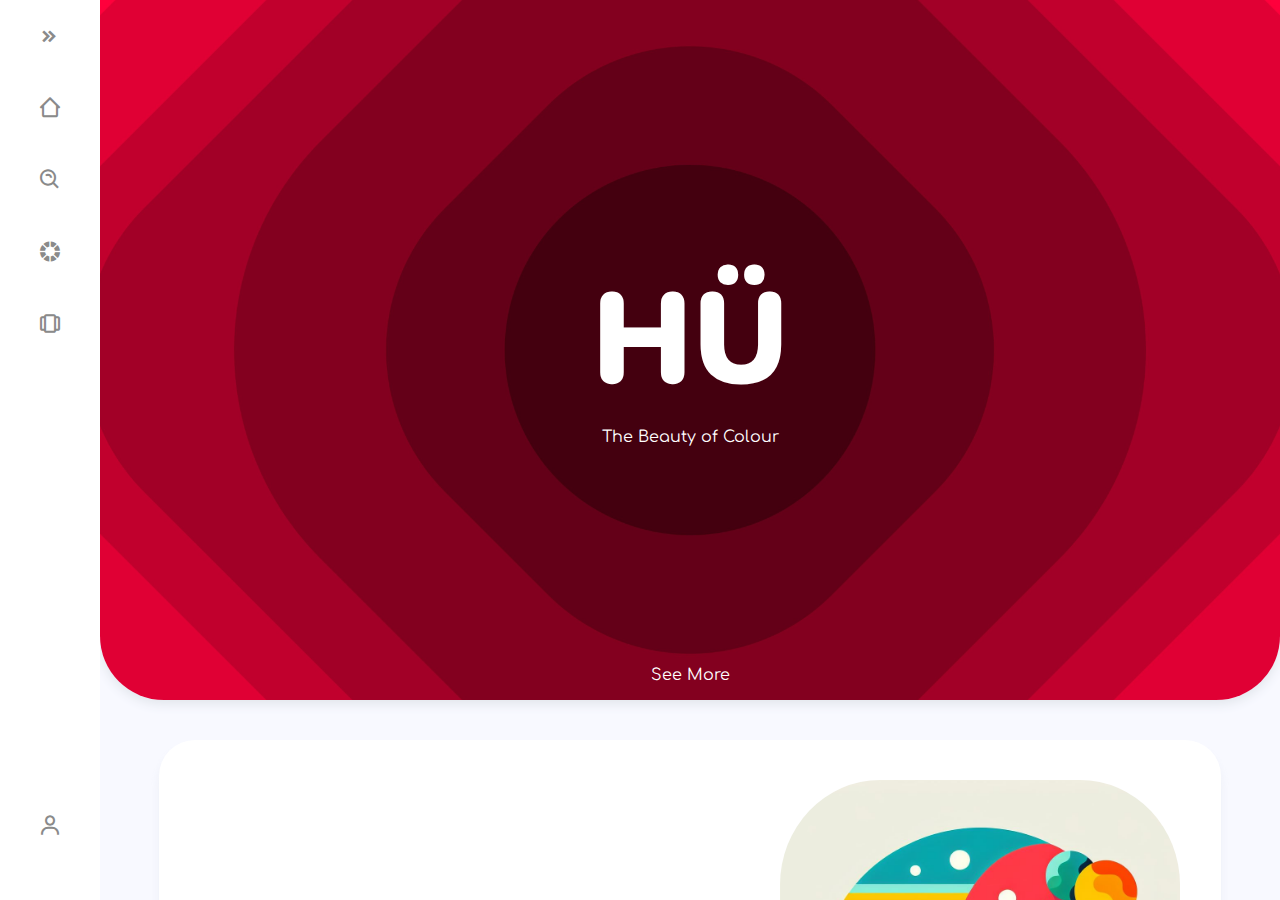
<file: index.html>
<!DOCTYPE html>
<html lang="en">
<head>
    <meta charset="UTF-8">
    <meta name="viewport" content="width=device-width, initial-scale=1.0">
    <link href='https://unpkg.com/boxicons@2.1.4/css/boxicons.min.css' rel='stylesheet'>
    <link rel="stylesheet" href="css-and-js/style.css">
    <title>HÜ - Find Your Palette</title>
</head>
<body id="home">
    <!-- Sidebar (Start) -->
    <div class="sidebar">
        <!-- Sidebar Width Toggler (Start) -->
        <div class="toggle">
            <i class='expand-icon bx bxs-chevrons-right' title="Expand Sidebar"></i>
            <i class='collapse-icon bx bxs-chevrons-left' title="Collapse Sidebar"></i>
        </div>
        <!-- Sidebar Width Toggler (End) -->
        
        <!-- Sidebar Menu (Start) -->
        <ul class="menu">
            <li>
                <a class="item" href="index.html">
                    <i class='bx bx-home-alt-2'></i>
                    <span class="name">Home</span>
                </a>
            </li>
            <li>
                <a class="item" href="explore.html">
                    <i class='bx bx-search-alt'></i>
                    <span class="name">Explore</span>
                </a>
            </li>
            <li>
                <a class="item" href="color-theory.html">
                    <i class='bx bxs-color' ></i>
                    <span class="name">Color Theory</span>
                </a>
            </li>
            <li>
                <a class="item" href="roadmap.html">
                    <i class='bx bx-carousel'></i>
                    <span class="name">Roadmap</span>
                </a>
            </li>
            
            
            <!-- Profile Logo (Start) -->
            <li>
                <a href="javascript:navigateProfile()" class="item profile">
                    <i class='bx bx-user' ></i>
                    <span class="name">Login / Register</span>
                </a>
            </li>
            <!-- Profile Logo (End) -->
        </ul>

        <!-- Sidebar Menu (End) -->
    </div>
    <!-- Sidebar (End) -->
    
    <!-- Main Page (Start) -->
    <div class="main-page">
        <section id="intro">
            <img src="images/backgrounds/main_bg.jpg" alt="Background">
            <div class="title-text">
                <h1>HÜ</h1>
                <p>The Beauty of Colour</p>
            </div>
            <a href="index.html#p1" title="See More">See More</a>
        </section>
        <section id="p1">
            <div class="text">
                <h2>A World of Color</h2>
                HÜ is a website built for color. Whether it's learning about it, finding or using them,
                We got you covered. Start your adventure now!
            </div>
            <div class="image">
                <img 
                src="images/home/world_of_color.jpg" 
                alt="World of Color"
                >
            </div>
        </section>
        <section id="p2">
            <div class="image">
                <img 
                src="images/home/explore_the_spectrum.jpg" 
                alt="The Spectrum"
                >
            </div>
            <div class="text">
                <h2>Explore the Spectrum</h2>
                With a variety of tools to help you find that color you may have never known you needed, You can play around until
                you get the colors that suit your needs.
            </div>
        </section>
        <section id="p3">
            <div class="text">
                <h2>Save Any Color</h2>
                Found any color(s) that you like but don't want to lose them back intro the
                spectrum? Well, You can create an account and save as many colors as you need to save, No limitations whatsoever.
            </div>
            <div class="image">
                <img 
                src="images/home/save_any_color.jpg" 
                alt="Save Any Color"
                >
            </div>
        </section>
        <br><br><br>
    </div>
    <!-- Main Page (End) -->
    
    <!-- JavaScript for File -->
    <script src="css-and-js/index.js"></script>
</body>
</html>
</file>
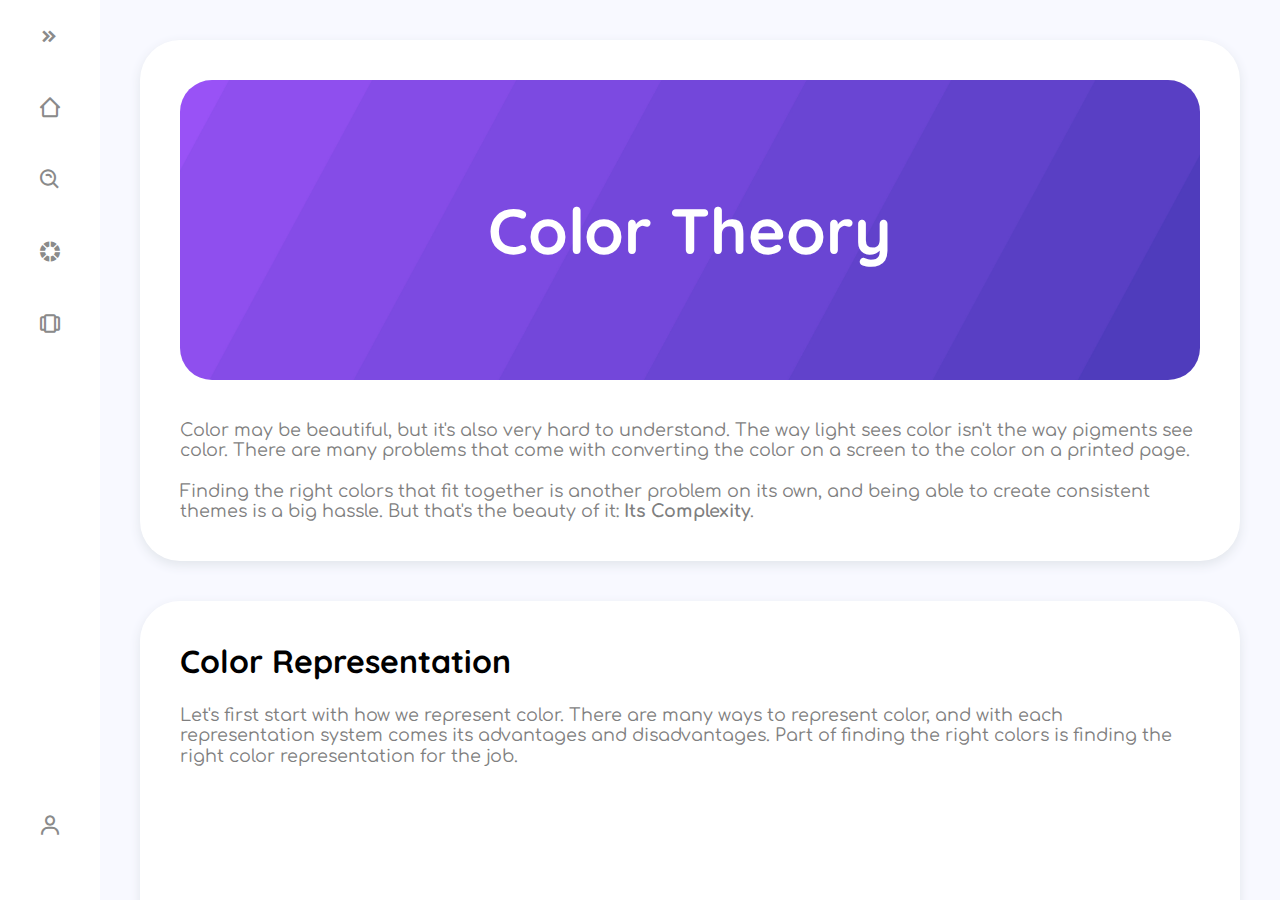
<file: color-theory.html>
<!DOCTYPE html>
<html lang="en">
<head>
    <meta charset="UTF-8">
    <meta name="viewport" content="width=device-width, initial-scale=1.0">
    <link href='https://unpkg.com/boxicons@2.1.4/css/boxicons.min.css' rel='stylesheet'>
    <link rel="stylesheet" href="css-and-js/style.css">
    <title>HÜ - Color Theory</title>
</head>
<body id="color-theory">
    <!-- Sidebar (Start) -->
    <div class="sidebar">
        <!-- Sidebar Width Toggler (Start) -->
        <div class="toggle">
            <i class='expand-icon bx bxs-chevrons-right' title="Expand Sidebar"></i>
            <i class='collapse-icon bx bxs-chevrons-left' title="Collapse Sidebar"></i>
        </div>
        <!-- Sidebar Width Toggler (End) -->
        
        <!-- Sidebar Menu (Start) -->
        <ul class="menu">
            <li>
                <a class="item" href="index.html">
                    <i class='bx bx-home-alt-2'></i>
                    <span class="name">Home</span>
                </a>
            </li>
            <li>
                <a class="item" href="explore.html">
                    <i class='bx bx-search-alt'></i>
                    <span class="name">Explore</span>
                </a>
            </li>
            <li>
                <a class="item" href="color-theory.html">
                    <i class='bx bxs-color' ></i>
                    <span class="name">Color Theory</span>
                </a>
            </li>
            <li>
                <a class="item" href="roadmap.html">
                    <i class='bx bx-carousel'></i>
                    <span class="name">Roadmap</span>
                </a>
            </li>
            
            <!-- Profile Logo (Start) -->
            <li>
                <a href="javascript:navigateProfile()" class="item profile">
                    <i class='bx bx-user' ></i>
                    <span class="name">Login / Register</span>
                </a>
            </li>
            <!-- Profile Logo (End) -->

        </ul>
        <!-- Sidebar Menu (End) -->
        

    </div>
    <!-- Sidebar (End) -->
    
    <!-- Main Page (Start) -->
    <div class="main-page">
        <div class="intro">
            <div class="title-card">
                <h2>Color Theory</h2>
                <div class="image">
                    <img src="images/backgrounds/colortheory_bg.jpg" alt="Main Background">
                </div>
            </div>
            <p>
                Color may be beautiful, but it's also very hard to understand. The way light sees color isn't the way pigments see color.
                There are many problems that come with converting the color on a screen to the color on a printed page. 
                <br><br>
                Finding the
                right colors that fit together is another problem on its own, and being able to create consistent themes is a big
                hassle. But that's the beauty of it: <b>Its Complexity</b>.
            </p>
        </div>
        
        <div class="rep">
            <div class="info">
                <div class="title-card">
                    <h3>Color Representation</h3>
                </div>
                <p>
                    Let's first start with how we represent color. There are many ways to represent color, and
                    with each representation system comes its advantages and disadvantages. Part of finding the
                    right colors is finding the right color representation for the job.
                </p>
            </div>
            
            <div class="col-slider-wrapper">
                <div class="col-slider">
                    <div class="card" id="ryb">RYB</div>
                    <div class="card" id="rgb">RGB</div>
                    <div class="card" id="hsl">HSL</div>
                    <div class="card" id="cmyk">CMYK</div>
                </div>
                <div class="col-slider-nav">
                    <a href="#ryb">RYB</a>
                    <a href="#rgb">RGB</a>
                    <a href="#hsl">HSL</a>
                    <a href="#cmyk">CMYK</a>
                </div>
            </div>
        </div>
        
        <div class="color-manip">
            <div class="title-card">
                <h3>Color Manipulation</h3>
            </div>
            <p>
                There are 3 main ways colors tend to interact with neutral colors. These
                mainpulation processes give rise to 3 sets for colors: <b>Shades</b>, <b>Tints</b>
                and <b>Tones</b>. Color sets using any of these 2 interactions are known as
                <b>Monochrome Colors</b>.
            </p>
            
            <div class="section-wrapper">
                <div class="shade section">
                    <img src="images/shade_example.jpg" alt="Shade Gradient">
                    <div class="info">
                        <h4>Shades</h4>
                        <p>
                            Shades are defined by sucessfully adding black to a color
                            Shades are very good at showing emphasis and tend to stand
                            out more.
                        </p>
                    </div>
                </div>
                <div class="tint section">
                    <img src="images/tint_example.jpg" alt="Tint Gradient">
                    <div class="info">
                        <h4>Tints</h4>
                        <p>
                            Tints are defined by sucessfully adding white to a color
                            Tints give an illusion of brightness, which is very useful in showing
                            shine.
                        </p>
                    </div>
                </div>
                <div class="tone section">
                    <img src="images/tone_example.jpg" alt="Tone Gradient">
                    <div class="info">
                        <h4>Tones</h4>
                        <p>
                            Shades are defined by sucessfully adding truely neutral gray
                            to a color. Tones gives a sense of atmosphere and realism.
                        </p>
                    </div>
                </div>
            </div>
        </div>
        
        <div class="color-sets">
            <div class="title-card">
                <h3>Color Sets</h3>
            </div>
            <p>
                The Color Wheel is a very interesting structure. It shows relationships between
                colors we don't even realize just by looking at them plainly. Color sets are
                the product of these relationship. The main ones are: <b>Complementaries</b>,
                <b>Analogous</b>, <b>Triads</b> and <b>Tetrads</b>
            </p>
            
            <div class="section-wrapper">
                <div class="complementary section">
                    <img 
                    src="images/color_sets/complementary.jpg" 
                    alt="Complementaries"
                    >
                    <div class="info">
                        <h4>Complementaries</h4>
                        <p>
                            Complementary Colors are colors exactly 180° from each other on the color wheel. 
                            Just as the name suggests, complementary colors are good at contrasting each other.
                        </p>
                    </div>
                </div>
            
                <div class="analogous section">
                    <img 
                    src="images/color_sets/analogous.jpg" 
                    alt="Analogous"
                    >
                    <div class="info">
                        <h4>Analogous</h4>
                        <p>
                            Analogous Colors are color close and equidistant from each other on the color wheel.
                            They make for a good palette that work well together in showing little color details.
                        </p>
                    </div>
                </div>
                <div class="triad section">
                    <img 
                    src="images/color_sets/triad.jpg" 
                    alt="Triads"
                    >
                    <div class="info">
                        <h4>Triads</h4>
                        <p>
                            Triad Colors are colors exactly 120° from each other on the Color Wheel. They make for
                            a nice triplet of colors that work well in completing each other.
                        </p>
                    </div>
                </div>
                <div class="tetrad section">
                    <img 
                    src="images/color_sets/tetrad.jpg" 
                    alt="Tetrads"
                    >
                    <div class="info">
                        <h4>Tetrads</h4>
                        <p>
                            If you want to take the idea of Triads 1 step further, try Tetrads. They are sets of colors
                            exactly 90° from each, and just like Triads, they 'complete' each other.
                        </p>
                    </div>
                </div>
            </div>
        </div>
    </div>
    <!-- Main Page (End) -->
    
    <!-- JavaScript for File -->
    <script src="css-and-js/index.js"></script>
</body>
</html>
</file>
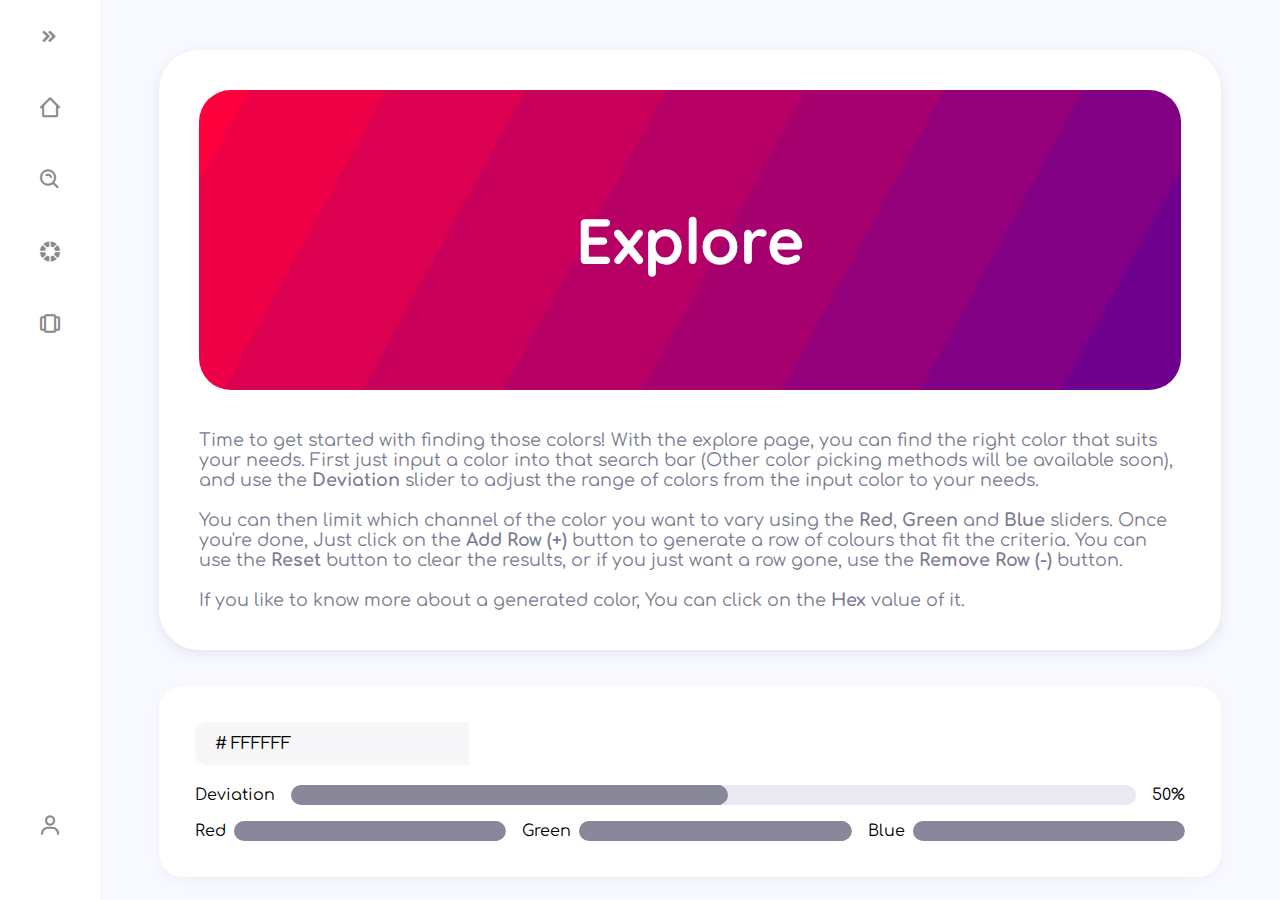
<file: explore.html>
<!DOCTYPE html>
<html lang="en">
<head>
    <meta charset="UTF-8">
    <meta name="viewport" content="width=device-width, initial-scale=1.0">
    <link href='https://unpkg.com/boxicons@2.1.4/css/boxicons.min.css' rel='stylesheet'>
    <link rel="stylesheet" href="css-and-js/style.css">
    <title>HÜ - Explore</title>
</head>
<body id="explore">
    <!-- Sidebar (Start) -->
    <div class="sidebar">
        <!-- Sidebar Width Toggler (Start) -->
        <div class="toggle">
            <i class='expand-icon bx bxs-chevrons-right' title="Expand Sidebar"></i>
            <i class='collapse-icon bx bxs-chevrons-left' title="Collapse Sidebar"></i>
        </div>
        <!-- Sidebar Width Toggler (End) -->
        
        <!-- Sidebar Menu (Start) -->
        <ul class="menu">
            <li>
                <a class="item" href="index.html">
                    <i class='bx bx-home-alt-2'></i>
                    <span class="name">Home</span>
                </a>
            </li>
            <li>
                <a class="item" href="explore.html">
                    <i class='bx bx-search-alt'></i>
                    <span class="name">Explore</span>
                </a>
            </li>
            <li>
                <a class="item" href="color-theory.html">
                    <i class='bx bxs-color' ></i>
                    <span class="name">Color Theory</span>
                </a>
            </li>
            <li>
                <a class="item" href="roadmap.html">
                    <i class='bx bx-carousel'></i>
                    <span class="name">Roadmap</span>
                </a>
            </li>
            
            
            <!-- Profile Logo (Start) -->
            <li>
                <a href="javascript:navigateProfile()" class="item profile">
                    <i class='bx bx-user' ></i>
                    <span class="name">Login / Register</span>
                </a>
            </li>
            <!-- Profile Logo (End) -->
        </ul>

        <!-- Sidebar Menu (End) -->
    </div>
    <!-- Sidebar (End) -->
    
    <!-- Main Page (Start) -->
    <div class="main-page">
        
        <div class="intro">
            <div class="title-card">
                <h2>Explore</h2>
                <div class="image">
                    <img src="images/backgrounds/explore_bg.jpg" alt="Main Background">
                </div>
            </div>
            <p>
                Time to get started with finding those colors! With the explore page, you can find the
                right color that suits your needs. First just input a color into that search bar (Other color
                picking methods will be available soon), and use the <b>Deviation</b> slider to adjust the
                range of colors from the input color to your needs.
                <br><br>
                You can then limit which channel of the color you want to vary using the <b>Red</b>, <b>Green</b> and
                <b>Blue</b> sliders. Once you're done, Just click on the <b>Add Row (+)</b> button to generate
                a row of colours that fit the criteria. You can use the <b>Reset</b> button to clear the results, or
                if you just want a row gone, use the <b>Remove Row (-)</b> button.
                <br><br>
                If you like to know more about a generated color, You can click on the <b>Hex</b> value of it.
            </p>
        </div>
        
        <!-- Color Picker for Adjusting Generation (Start) -->
        <div class="picker-option">
            <div id="select-color">
                <span>#</span>
                <form name="colorselector">
                    <input 
                    type="text" 
                    id="color-picker" 
                    name="colorpicker"
                    value="FFFFFF" 
                    placeholder="Color (Hex)"
                    onkeyup="changeColorOfBlock()"
                    >
                </form>
                <div class="color-display"></div>
            </div>
            
            <form name="sliders" id="slider-wrapper">
                <div>
                    <label for="deviation">Deviation</label>
                    <input
                    type="range"
                    name="deviation"
                    id="deviation"
                    min="1"
                    max="100"
                    >
                    <span class="deviate-val">50%</span>
                </div>

                <div class="colors">
                    <div>
                        <label for="red-variation">Red</label>
                        <input
                        type="range"
                        name="redVariation"
                        id="red-variation"
                        min="0"
                        max="100"
                        value="100"
                        >
                    </div>
                    
                    <div>
                        <label for="green-variation">Green</label>
                        <input
                        type="range"
                        name="greenVariation"
                        id="green-variation"
                        min="0"
                        max="100"
                        value="100"
                        >
                    </div>
                    
                    <div>
                        <label for="blue-variation">Blue</label>
                        <input
                        type="range"
                        name="blueVariation"
                        id="blue-variation"
                        min="0"
                        max="100"
                        value="100"
                        >
                    </div>
                </div>
            </form>
        </div>
        <!-- Color Picker for Adjusting Generation (End) -->
        
        <!-- <div class="picker-option"></div> -->
        
        <div class="result-wrapper">
            <div class="button-wrapper">
                <div class="add">
                    <i class='bx bx-plus' ></i>
                    <span class="text">Add Row</span>
                </div>
                <div class="reset">
                    <i class='bx bx-reset'></i>
                    <span class="text">Reset</span>
                </div>
                <div class="remove">
                    <i class='bx bx-minus' ></i>
                    <span class="text">Remove Row</span>
                </div>
            </div>
            
            <div class="border">
                <div class="results"></div>
            </div>
        </div>
    </div>
    <!-- Main Page (End) -->
    
    <br><br>
    
    <!-- JavaScript for File -->
    <script src="css-and-js/index.js"></script>
</body>
</html>
</file>
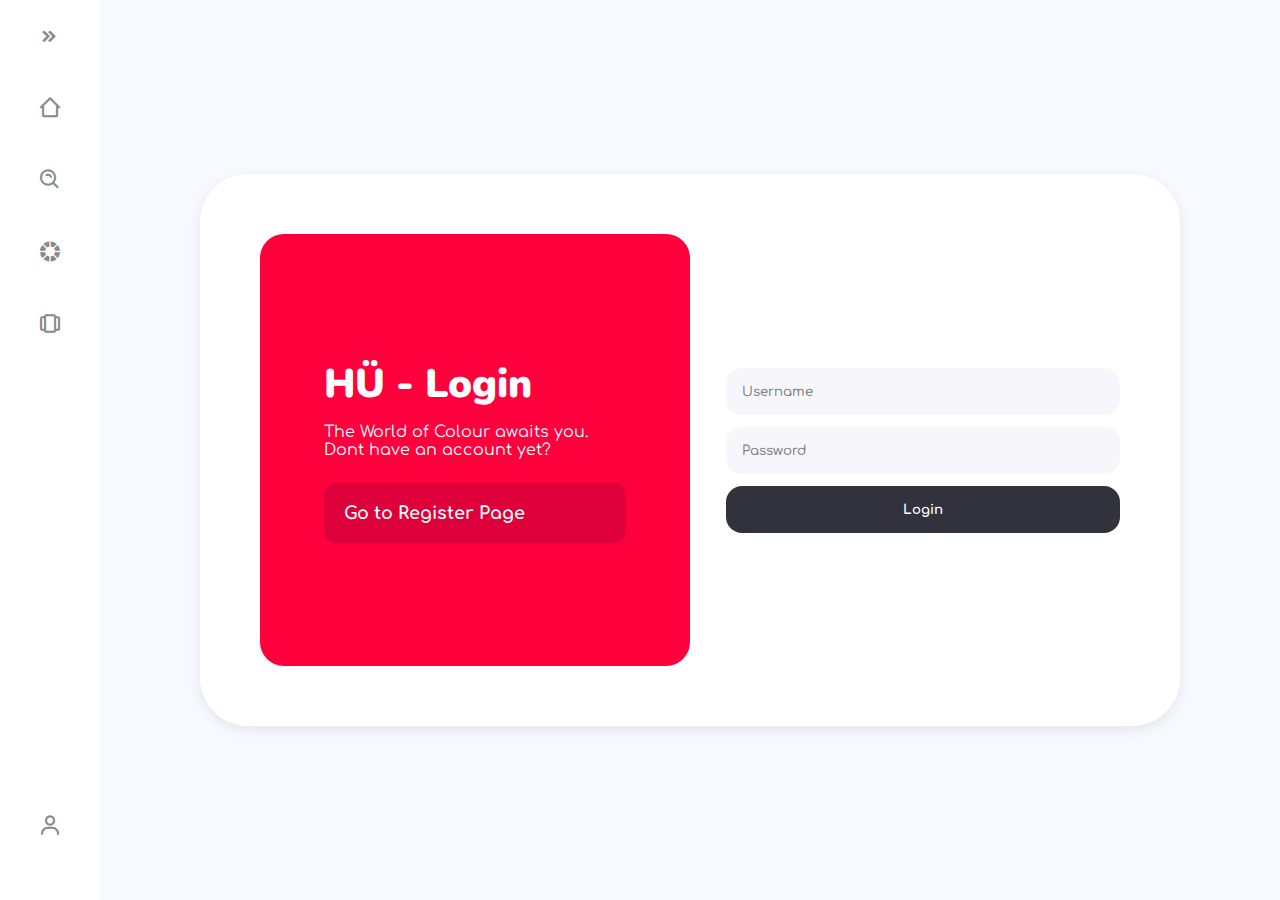
<file: login-register.html>
<!DOCTYPE html>
<html lang="en">
<head>
    <meta charset="UTF-8">
    <meta name="viewport" content="width=device-width, initial-scale=1.0">
    <link href='https://unpkg.com/boxicons@2.1.4/css/boxicons.min.css' rel='stylesheet'>
    <link rel="stylesheet" href="css-and-js/style.css">
    <title>HÜ - Login / Register</title>
</head>
<body id="log-reg">
    <!-- Sidebar (Start) -->
    <div class="sidebar">
        <!-- Sidebar Width Toggler (Start) -->
        <div class="toggle">
            <i class='expand-icon bx bxs-chevrons-right' title="Expand Sidebar"></i>
            <i class='collapse-icon bx bxs-chevrons-left' title="Collapse Sidebar"></i>
        </div>
        <!-- Sidebar Width Toggler (End) -->
        
        <!-- Sidebar Menu (Start) -->
        <ul class="menu">
            <li>
                <a class="item" href="index.html">
                    <i class='bx bx-home-alt-2'></i>
                    <span class="name">Home</span>
                </a>
            </li>
            <li>
                <a class="item" href="explore.html">
                    <i class='bx bx-search-alt'></i>
                    <span class="name">Explore</span>
                </a>
            </li>
            <li>
                <a class="item" href="color-theory.html">
                    <i class='bx bxs-color' ></i>
                    <span class="name">Color Theory</span>
                </a>
            </li>
            <li>
                <a class="item" href="roadmap.html">
                    <i class='bx bx-carousel'></i>
                    <span class="name">Roadmap</span>
                </a>
            </li>
            
            
            <!-- Profile Logo (Start) -->
            <li>
                <a href="javascript:navigateProfile()" class="item profile">
                    <i class='bx bx-user' ></i>
                    <span class="name">Login / Register</span>
                </a>
            </li>
            <!-- Profile Logo (End) -->
        </ul>

        <!-- Sidebar Menu (End) -->
    </div>
    <!-- Sidebar (End) -->
    
    <!-- Main Page (Start) -->
    <div class="main-page">
        <div class="card-wrapper">
            <div class="card" id="login-card">
                <div class="aesthetic-card">
                    <h2>HÜ - Login</h2>
                    <p>The World of Colour awaits you. <br>Dont have an account yet?</p>
                    <a href="#register-card">Go to Register Page</a>
                </div>
            
                <form name="loginForm">
                    <input id="log-username" name="logUsername" type="text" placeholder="Username">
                    <input id="log-pass" name="logPass" type="password" placeholder="Password">
                    <input type="button" value="Login" onclick="loginUser()">
                </form>
            </div>
            <div class="card" id="register-card">
                <div class="aesthetic-card">
                    <h2>HÜ - Register</h2>
                    <p>It's about time you take your first leap into the Spectrum. <br>Already have an account?</p>
                    <a href="#login-card">Got to Login Page</a>
                </div>
            
                <form name="registerForm">
                    <input id="reg-username" name="regUsername" type="text" placeholder="Username">
            
                    <input id="reg-pass" name="regPass" type="password" placeholder="Password">
                    <input id="reg-conf-pass" name="regConfirmPass" type="password" placeholder="Confirm Password">
                    <input type="button" value="Register" onclick="registerUser()">
                </form>
            </div>
        </div>
    </div>
    <!-- Main Page (End) -->
    
    <!-- JavaScript for File -->
    <script src="css-and-js/index.js"></script>
</body>
</html>
</file>
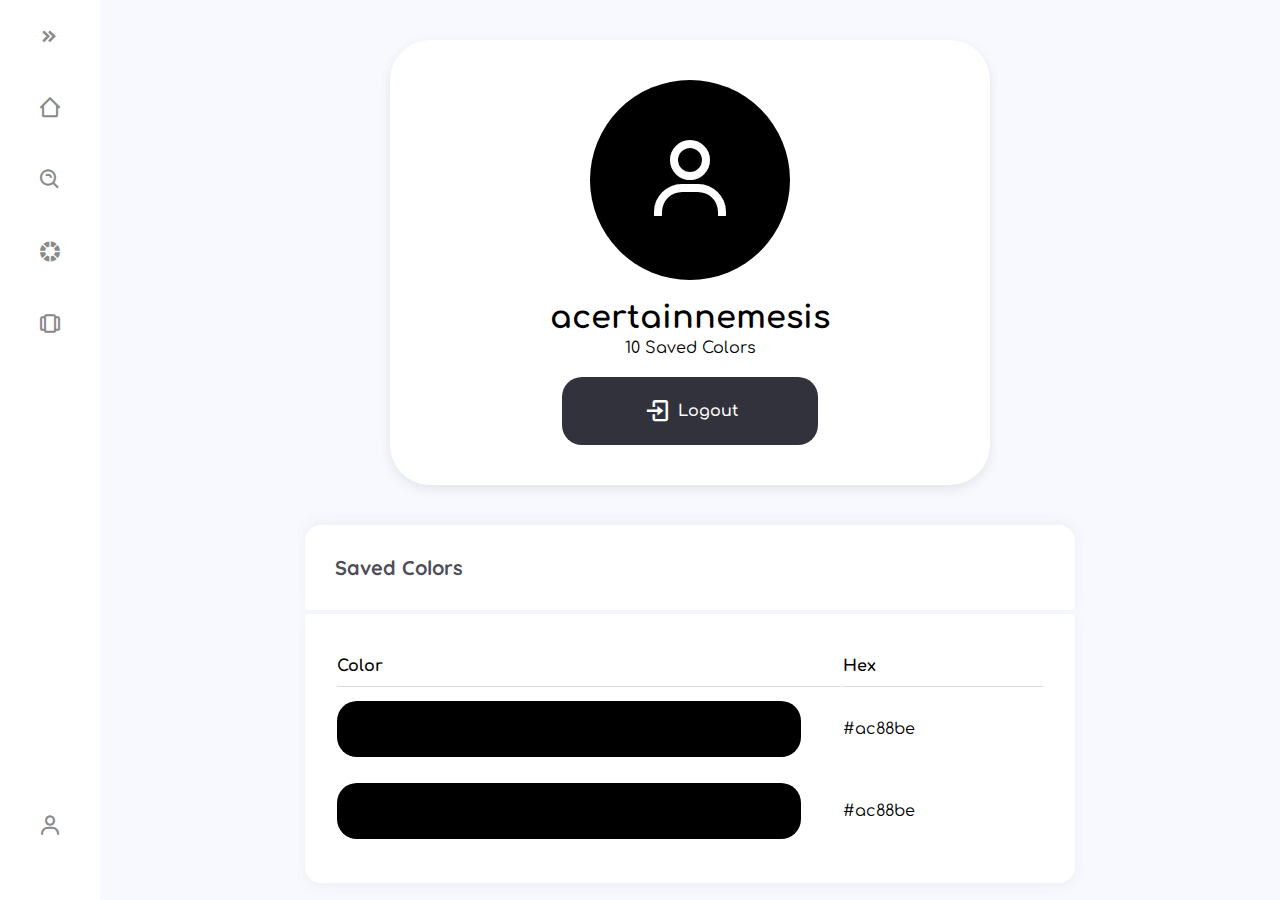
<file: profile.html>
<!DOCTYPE html>
<html lang="en">
<head>
    <meta charset="UTF-8">
    <meta name="viewport" content="width=device-width, initial-scale=1.0">
    <link href='https://unpkg.com/boxicons@2.1.4/css/boxicons.min.css' rel='stylesheet'>
    <link rel="stylesheet" href="css-and-js/style.css">
    <title>HÜ - Profile ()</title>
</head>
<body id="profile">
    <!-- Sidebar (Start) -->
    <div class="sidebar">
        <!-- Sidebar Width Toggler (Start) -->
        <div class="toggle">
            <i class='expand-icon bx bxs-chevrons-right' title="Expand Sidebar"></i>
            <i class='collapse-icon bx bxs-chevrons-left' title="Collapse Sidebar"></i>
        </div>
        <!-- Sidebar Width Toggler (End) -->
        
        <!-- Sidebar Menu (Start) -->
        <ul class="menu">
            <li>
                <a class="item" href="index.html">
                    <i class='bx bx-home-alt-2'></i>
                    <span class="name">Home</span>
                </a>
            </li>
            <li>
                <a class="item" href="explore.html">
                    <i class='bx bx-search-alt'></i>
                    <span class="name">Explore</span>
                </a>
            </li>
            <li>
                <a class="item" href="color-theory.html">
                    <i class='bx bxs-color' ></i>
                    <span class="name">Color Theory</span>
                </a>
            </li>
            <li>
                <a class="item" href="roadmap.html">
                    <i class='bx bx-carousel'></i>
                    <span class="name">Roadmap</span>
                </a>
            </li>
            
            
            <!-- Profile Logo (Start) -->
            <li>
                <a href="javascript:navigateProfile()" class="item profile">
                    <i class='bx bx-user' ></i>
                    <span class="name">Login / Register</span>
                </a>
            </li>
            <!-- Profile Logo (End) -->
        </ul>

        <!-- Sidebar Menu (End) -->
    </div>
    <!-- Sidebar (End) -->
    
    <!-- Main Page (Start) -->
    <div class="main-page">
        <div class="profile-card">
            <div class="pfp">
                <i class='bx bx-user' ></i>
            </div>
            
            <div class="info">
                <h2><span class="name">acertainnemesis</span></h2>
                <span class="color-count">10 Saved Colors</span>
            </div>
            
            <a href="javascript:logoutUser()">
                <i class='bx bx-log-in' ></i> Logout
            </a>
        </div>
        
        <!-- Saved Colors Table (Start) -->
        <div class="color-header">
            <h3>Saved Colors</h3>
        </div>
        
        <table class="saved-colors">
            <tr>
                <th>Color</th>
                <th>Hex</th>
            </tr>
            <tr>
                <td>
                    <div class="color-block"></div>
                </td>
                <td>#ac88be</td>
            </tr>
            <tr>
                <td>
                    <div class="color-block"></div>
                </td>
                <td>#ac88be</td>
            </tr>
        </table>
        <!-- Saved Colors Table (End) -->
    </div>
    <!-- Main Page (End) -->
    
    
    <!-- JavaScript for File -->
    <script src="css-and-js/index.js"></script>
</body>
</html>
</file>
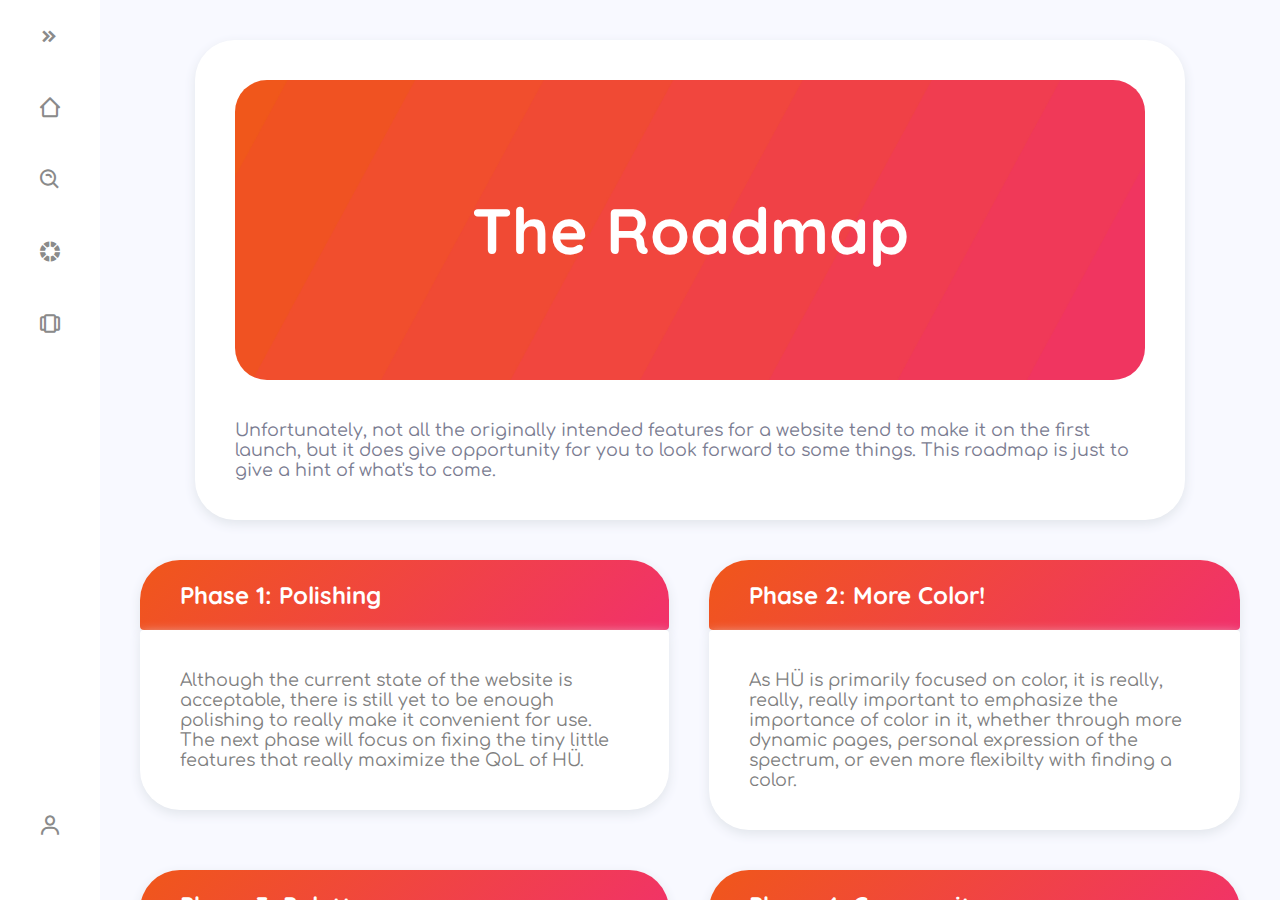
<file: roadmap.html>
<!DOCTYPE html>
<html lang="en">
<head>
    <meta charset="UTF-8">
    <meta name="viewport" content="width=device-width, initial-scale=1.0">
    <link href='https://unpkg.com/boxicons@2.1.4/css/boxicons.min.css' rel='stylesheet'>
    <link rel="stylesheet" href="css-and-js/style.css">
    <title>HÜ - Roadmap</title>
</head>
<body id="roadmap">
    <!-- Sidebar (Start) -->
    <div class="sidebar">
        <!-- Sidebar Width Toggler (Start) -->
        <div class="toggle">
            <i class='expand-icon bx bxs-chevrons-right' title="Expand Sidebar"></i>
            <i class='collapse-icon bx bxs-chevrons-left' title="Collapse Sidebar"></i>
        </div>
        <!-- Sidebar Width Toggler (End) -->
        
        <!-- Sidebar Menu (Start) -->
        <ul class="menu">
            <li>
                <a class="item" href="index.html">
                    <i class='bx bx-home-alt-2'></i>
                    <span class="name">Home</span>
                </a>
            </li>
            <li>
                <a class="item" href="explore.html">
                    <i class='bx bx-search-alt'></i>
                    <span class="name">Explore</span>
                </a>
            </li>
            <li>
                <a class="item" href="color-theory.html">
                    <i class='bx bxs-color' ></i>
                    <span class="name">Color Theory</span>
                </a>
            </li>
            <li>
                <a class="item" href="roadmap.html">
                    <i class='bx bx-carousel'></i>
                    <span class="name">Roadmap</span>
                </a>
            </li>
            
            
            <!-- Profile Logo (Start) -->
            <li>
                <a href="javascript:navigateProfile()" class="item profile">
                    <i class='bx bx-user' ></i>
                    <span class="name">Login / Register</span>
                </a>
            </li>
            <!-- Profile Logo (End) -->
        </ul>

        <!-- Sidebar Menu (End) -->
    </div>
    <!-- Sidebar (End) -->
    
    
    <!-- Main Page (Start) -->
    <div class="main-page">
        
        <div class="intro">
            <div class="title-card">
                <h2>The Roadmap</h2>
                <div class="image">
                    <img src="images/backgrounds/roadmap_bg.jpg" alt="Main Background">
                </div>
            </div>
            <p>
                Unfortunately, not all the originally intended features for a website
                tend to make it on the first launch, but it does give opportunity for
                you to look forward to some things. This roadmap is just to give a hint
                of what's to come.
            </p>
        </div>
        
        
        <div class="phase-wrapper">
            <div class="phase">
                <div class="header">
                    <h4>Phase 1: Polishing</h4>
                </div>
                <div class="info">
                    Although the current state of the website is acceptable, there is still
                    yet to be enough polishing to really make it convenient for use. The next
                    phase will focus on fixing the tiny little features that really maximize
                    the QoL of HÜ.
                </div>
            </div>
            
            <div class="phase">
                <div class="header">
                    <h4>Phase 2: More Color!</h4>
                </div>
                <div class="info">
                    As HÜ is primarily focused on color, it is really, really, really important
                    to emphasize the importance of color in it, whether through more dynamic pages,
                    personal expression of the spectrum, or even more flexibilty with finding a
                    color.
                </div>
            </div>
            
            <div class="phase">
                <div class="header">
                    <h4>Phase 3: Palettes</h4>
                </div>
                <div class="info">
                    One color is already hard to find, but searching for 10 colors that work together
                    is even harder. HÜ was originally to debut with the feature of Palettes, but unfortunately,
                    that would have to be a goal of tomorrow.
                </div>
            </div>
            
            <div class="phase">
                <div class="header">
                    <h4>Phase 4: Community</h4>
                </div>
                <div class="info">
                    Well, what's a platform without a community as a foundation? HÜ won't just be a site
                    for finding a color, it will be one for sharing them too, and it's going to start with
                    Ü. We plan to add the ability to find add and share your colors / palettes with friends.
                </div>
            </div>
        </div>
        
    </div>
    <!-- Main Page (End) -->
    
    
    <!-- JavaScript for File -->
    <script src="css-and-js/index.js"></script>
</body>
</html>
</file>
<file: css-and-js/style.css>
@import url('https://fonts.googleapis.com/css2?family=Comfortaa:wght@300;400;500;600;700&family=Nunito:ital,wght@0,200;0,300;0,400;0,500;0,600;0,700;0,800;0,900;1,200;1,300;1,400;1,500;1,600;1,700;1,800;1,900&family=Quicksand:wght@300;400;500;600;700&display=swap');

:root {
    --background-color: #f8f9ff;
    
    --sidebar-color: #ffffff;
    --on-sidebar-color: #8a8a8a;
    --sidebar-hover-color: #ff003c;
    
    
    --sidebar-width-closed: 100px;
    --sidebar-width-opened: 300px;
    --sidebar-width-transition: width 500ms ease-out;
    --sidebar-hover-transition: background-color 250ms ease, color 250ms ease;
}

* {
    margin: 0;
    padding: 0;
    font-family: 'Comfortaa', sans-serif;
}

body {
    height: 100vh;
    display: flex;
    background-color: var(--background-color);
}

h1 {
    font-family: 'Nunito', sans-serif;
    font-size: 8rem;
    font-weight: 900;
}

h4 {
    font-family: 'Nunito', sans-serif;
    font-size: 2rem;
    font-weight: 900;
}

/* SIDEBAR (Start) */
.sidebar {
    --sidebar-width: var(--sidebar-width-closed);
    
    flex-grow: 0;
    flex-shrink: 0;
    position: relative;
    
    width: var(--sidebar-width);
    height: 100%;
    
    background-color: #fff;
    transition: var(--sidebar-width-transition);
    
    display: flex;
    flex-direction: column;
}

.sidebar.opened {
    --sidebar-width: var(--sidebar-width-opened);
}

/* SIDEBAR TOGGLE BUTTON (Start) */
.sidebar .toggle {
    width: 48px;
    aspect-ratio: 1;
    margin: 12px 27px;
    border-radius: 12px;
    align-self: end;
    
    font-size: 20px;
    color: var(--on-sidebar-color);
    
    display: flex;
    align-items: center;
    justify-content: center;
}

.sidebar.opened .toggle .expand-icon,
.sidebar .toggle .collapse-icon {
    display: none;
}

.sidebar .toggle .expand-icon,
.sidebar.opened .toggle .collapse-icon {
    display: inline;
}

.sidebar .toggle:hover {
    color: white;
    background-color: #d8d8d8;
}
/* SIDEBAR TOGGLE BUTTON (End) */

.sidebar .menu {
    width: calc(100% - 24px);
    margin: 0 auto;
    list-style-type: none;
    
    height: calc(100% - 100px);
    position: relative;
}

.sidebar .menu .item {
    display: flex;
    align-items: center;
    column-gap: 16px;
    width: 100%;
    
    text-decoration: none;
    color: var(--on-sidebar-color);
    font-size: 24px;
    font-weight: 600;

    padding: 24px 0;
    border-radius: 12px;
}

.sidebar .menu .item:hover {
    background-color: var(--sidebar-hover-color);
    color: white
}

.sidebar .menu .item i {
    margin-left: 26px;
}

.sidebar .menu .item .name {
    font-size: 16px;
    display: inline-block;
    
    width: 100%;
    transition: var(--sidebar-width-transition);
    overflow-x: hidden;
    white-space: nowrap;
}

.sidebar:not(.opened) .menu .item .name {
    width: 0;
}

.sidebar .menu .profile {
    position: absolute;
    bottom: 10px;
}

.sidebar .menu .profile:hover {
    background-color: #32323c;
    color: white
}

/* SIDEBAR (End) */

/* ------------ HOME (START) -------------------------------------------------------------------------------------------------------------------------------------- */

/* MAIN PAGE (Start) */
#home .main-page {
    flex: 1 1 auto;
    height: 100%;
    
    overflow-y: scroll;
    scroll-behavior: smooth;
    scroll-snap-type: y mandatory;
    
    display: flex;
    flex-direction: column;
    align-items: center;
    gap: 40px 0;
}

#home .main-page #intro {
    flex: 1 0 700px;
    width: 100%;
    
    display: inline-block;
    position: relative;
    
    color: white;
    scroll-snap-align: start;
    
    overflow: hidden;
    border-radius: 0 0 64px 64px;
    box-shadow: 0 4px 12px #e1e5eb;
}

#home .main-page #intro img {
    width: 1850px;
    height: 700px;
    min-width: 1000px;
    
    object-fit: cover;
    object-position: 50%;
    position: absolute;
    top: 50%;
    left: 50%;
    transform: translate(-50%, -50%);
    
    transition: filter ease-in-out 500ms;
}

#home .main-page #intro .title-text {
    position: absolute;
    top: 50%;
    left: 50%;
    transform: translate(-50%, -50%);
    
    display: flex;
    flex-direction: column;
    align-items: center;
    row-gap: -10px;
    
    transform-origin: 50% 50%;
}

#home .main-page #intro .title-text h1 {
    transition: all ease-in-out 500ms;
}

#home .main-page #intro:hover .title-text h1 {
    transform: scale(110%);
}


#home .main-page #intro a {
    position: absolute;
    left: 50%;
    bottom: 16px;
    transform: translateX(-50%);
    text-decoration: none;
    color: white;
}

#home .main-page #intro a:hover {
    text-decoration: underline;
}

#home .main-page #p1,
#home .main-page #p2,
#home .main-page #p3 {
    scroll-snap-align: center;
    box-sizing: border-box;
    flex: 1 0 500px;
    width: 90%;
    max-width: 1200px;
    
    border-radius: 36px;
    transition: all ease 300ms;
    
    display: grid;
    padding: 40px 40px;
    gap: 0 20px;
    align-items: center;
    box-shadow: 0 8px 8px #e1e5eb77;
    grid-template-columns: 55% 45%;
}

#home .main-page #p2 {
    grid-template-columns: 45% 55%;
}

.text {
    color: #9194ab;
    margin: 0 20px;
    box-sizing: border-box;
}

.text h2 {
    color: #9b9dae;
    font-family: 'Quicksand', sans-serif;
    font-weight: 800;
    font-size: 2rem;
    margin-bottom: 8px;
}

#home .main-page #p1:hover,
#home .main-page #p2:hover,
#home .main-page #p3:hover {
    box-shadow: 0 4px 12px #e1e5eb;
}

#home .main-page #p1 {
    background-color: #fff;
}
#home .main-page #p2 {
    background-color: #fff;
}
#home .main-page #p3 {
    background-color: #fff;
}

#home .main-page #footer {
    width: 100%;
    min-height: 500px;
    background-color: black;
    scroll-snap-align: end;
}

#home .main-page section .image {
    overflow: hidden;
    height: 100%;
    margin: auto;
    border-radius: 25%;
}

#home .main-page section:not(#intro) img {
    width: 100%;
    max-width: 400px;
    height: 100%;
    object-fit: cover;
    object-position: 50%;
}

/* MAIN PAGE (End) */

/* ------------ HOME (END) -------------------------------------------------------------------------------------------------------------------------------------- */



/* ------------ EXPLORE (START) -------------------------------------------------------------------------------------------------------------------------------------- */
#explore .main-page {
    flex: 1 1 auto;
    
    display: flex;
    row-gap: 36px;
    flex-direction: column;
    align-items: center;
    
    padding: 50px 0;
    overflow-y: scroll;
}

#explore .main-page .intro {
    width: 90%;
    flex: 0 1;
    max-width: 1200px;
    
    background-color: white;
    padding: 40px;
    border-radius: 40px;
    box-shadow: 0 4px 12px #e1e5eb;
    
    display: flex;
    flex-direction: column;
    row-gap: 40px;
    box-sizing: border-box;
}

#explore p {
    color: #7a7c91;
    font-size: 1.1rem;
}

#color-theory h4 {
    font-family: 'Quicksand', sans-serif;
    font-weight: 800;
    font-size: 1.5rem;
}


#explore .main-page .intro .title-card {
    color: white;
    border-radius: 32px;
    position: relative;
    overflow: hidden;
    height: 300px;
    width: 100%;
}

#explore .main-page .intro .title-card img {
    width: 100%;
    object-fit: cover;
    position: absolute;
    top: 50%;
    left: 50%;
    transform: translate(-50%, -50%);
}


#explore .main-page .intro .title-card h2 {
    position: absolute;
    top: 50%;
    left: 50%;
    transform: translate(-50%, -50%);
    z-index: 3;
    
    font-family: 'Quicksand', sans-serif;
    font-weight: 800;
    font-size: 4rem;
}

#explore .main-page .picker-option {
    width: 90%;
    max-width: 1200px;
    flex: 0 1 0px;
    box-sizing: border-box;
    padding: 36px;
    
    background-color: white;
    box-shadow: 0 4px 8px #e1e5eb55;
    border-radius: 24px;
    
    display: flex;
    flex-direction: column;
    row-gap: 20px;
}

#explore .main-page #select-color {
    display: flex;
    width: 100%;
}

#explore .main-page #select-color span {
    padding: 12px 0 12px 20px;
    background-color: #f7f7f9;
    vertical-align: middle;
    border-radius: 12px 0 0 12px;
    
    font-weight: 400;
    font-size: 1.05rem;
    text-align: end;
}

#explore .main-page #select-color .color-display {
    flex: 2 4 70%;
    border-radius: 0 12px 12px 0;
    background-color: #fff;
}

#explore .main-page #select-color input[type=text] {
    flex: 3 3 auto;
    padding: 12px 4px;
    font-size: 1.05rem;
    background-color: #f7f7f9;

    border: none;
}
#explore .main-page #select-color input[type=text]::placeholder {
    letter-spacing: 0;
    color: #b7b7b7;
}

#explore .main-page #select-color input[type=text]:focus {
    outline: none;
}



#explore input[type=range]::-webkit-slider-thumb {
    appearance: none;
    height: 20px;
    aspect-ratio: 1;
    
    box-shadow: -607px 0 0 600px #88889a;
    border-width: 10px;
    border-style: solid;
    border-color: #88889a;
    background-color: white;
    border-radius: 50%;
    
    transition: all ease 250ms;
}

#explore input[type=range]:hover::-webkit-slider-thumb { 
    box-shadow: -607px 0 0 600px #32323c;
    border-color: #32323c;
    border-width: 3px;
}

#explore input[type=range]#red-variation:hover::-webkit-slider-thumb {
    box-shadow: -407px 0 0 400px #ff2500;
    border-color: #ff2500;
}

#explore input[type=range]#green-variation:hover::-webkit-slider-thumb {
    box-shadow: -407px 0 0 400px #6aff2f; /* 6aff2f */
    border-color: #6aff2f;   
}

#explore input[type=range]#blue-variation:hover::-webkit-slider-thumb {
    box-shadow: -407px 0 0 400px #1155ff; /* 6aff2f */
    border-color: #3b75ff;
    
}

#explore input[type=range] {
    appearance: none;
    height: 20px;
    background: #e9e9f1;
    border-radius: 10px;
    
    overflow: hidden;
}




#explore .colors {
    margin-top: 16px;
    
    display: flex;
    justify-content: space-between;
    column-gap: 32px;
}

#explore .colors div {
    flex: 1 0 auto;
    
    display: flex;
    grid-template-columns: auto auto;
    place-items: center;
    column-gap: 8px;
}

#explore #red-variation,
#explore #green-variation,
#explore #blue-variation {
    flex: 1 0 auto;
}




#explore .main-page #slider-wrapper > div {
    display: flex;
    align-items: center;
    column-gap: 16px;
}

#explore .main-page #slider-wrapper > div #deviation {
    flex: 1 0 auto;
}

#explore .main-page .result-wrapper {
    flex: 1 1 auto;
    width: 90%;
    max-width: 1200px;
    
    display: flex;
    flex-direction: column;
    align-items: center;
    row-gap: 4px;
}

#explore .main-page .result-wrapper .button-wrapper {
    flex: 1 0 inherit;
    width: 100%;
    box-sizing: border-box;
    
    display: flex;
    column-gap: 4px;
}


#explore .main-page .result-wrapper .button-wrapper > div {
    flex: 1 0 33%;
    height: 64px;
    background-color: white;
    box-sizing: content-box;
    
    color: #a6b2ce;
    box-shadow: 0 4px 8px #e1e5eb77;
    
    font-size: 28px;
    text-align: center;
    display: grid;
    place-content: center;
    
    display: flex;
    align-items: center;
    justify-content: center;
    column-gap: 8px;
    
    -webkit-user-select: none;
    user-select: none;
}

#explore .main-page .result-wrapper .button-wrapper > div:first-child {
    border-radius: 12px 0 0 12px;
}

#explore .main-page .result-wrapper .button-wrapper > div:last-child {
    border-radius: 0 12px 12px 0;
}

#explore .main-page .result-wrapper .button-wrapper .text {
    font-size: 18px;
    
    display: none;
    white-space: nowrap;
    overflow-x: hidden;
    text-align: start;
}

#explore .main-page .result-wrapper .button-wrapper div:hover {
    background-color: #32323c;
    color: white;
}

#explore .main-page .result-wrapper .button-wrapper div:hover .text {
    display: inline-block;
    color: white;
}




#explore .main-page .border {
    flex: 0 0 0px;
    padding: 36px;
    box-sizing: border-box;
    
    width: 100%;
    max-width: 1200px;
    background-color: white;
    box-shadow: 0 8px 8px #e1e5eb55;
    border-radius: 16px;
    
}

#explore .main-page .border .results {
    height: inherit;
    overflow: hidden;
    border-radius: 8px;
    display: grid;
    grid-template-columns: 25% 25% 25% 25%;
}

#explore .main-page .border .results > .color-block {
    min-height: 60px;
    padding: 0 20px;
    
    display: flex;
    align-items: center;
    justify-content: space-between;
    
    font-weight: bold;
    text-decoration: none;
    
    display: flex;
}

#explore .main-page .border .results > .color-block .text {
    display: inline-block;
    color: white;
    
    width: 0;
    overflow-x: hidden;
    transition: all ease-in-out 250ms;
    vertical-align: center;
}

#explore .main-page .border .results > .color-block .copy-wrapper i {
    font-size: 24px;
    display: none;
}
#explore .main-page .border .results > .color-block:hover .copy-wrapper i.unhov,
#explore .main-page .border .results > .color-block:hover .copy-wrapper:hover i.hov {
    display: inline;
}
#explore .main-page .border .results > .color-block:hover .copy-wrapper:hover i.unhov,
#explore .main-page .border .results > .color-block:hover .copy-wrapper i.hov {
    display: none;
}

#explore .main-page .border .results > .color-block:hover .text {
    width: 100%;
}

/* ------------ EXPLORE (END) -------------------------------------------------------------------------------------------------------------------------------------- */



/* ------------ COLOR 'ITEM' (START) -------------------------------------------------------------------------------------------------------------------------------------- */

#item .main-page {
    flex: 1 0 auto;
    
    display: flex;
    column-gap: 36px;
    align-items: center;
    
    padding: 0 100px;
    overflow-y: scroll;
}


@media only screen and (max-width: 1200px) {
    #item .main-page {
        flex-direction: column;
        row-gap: 36px;
        padding: 50px 0;
    }
    
    #item .main-page .main-color {
        flex: 1 0 auto;
        width: 90%;
        box-sizing: border-box;
        max-width: 900px;
    }
    
    #item .main-page .related-colors {
        flex: 1 0 auto;
        width: 90%;
        box-sizing: border-box;
        max-width: 900px;
    }
}



#item .main-page .main-color {
    flex: 2 0 auto;
    min-height: 400px;
    padding: 40px;
    
    background-color: white;
    box-shadow: 0 4px 12px #e1e5eb;
    border-radius: 24px;
    
    display: flex;
    flex-direction: column;
    row-gap: 24px;
}

#item .main-page .main-color .color-block {
    width: 100%;
    aspect-ratio: 2 / 1;
    border-radius: 16px;
    
    display: flex;
    justify-content: space-evenly;
    align-items: center;
}

#item .main-page .main-color .color-block i {
    color: white;
    font-size: 48px;
    display: none;
}

#item .main-page .main-color .color-block:hover .copy-wrapper i.unhov,
#item .main-page .main-color .color-block:hover .copy-wrapper:hover i.hov {
    display: inline;
}
#item .main-page .main-color .color-block:hover .copy-wrapper:hover i.unhov,
#item .main-page .main-color .color-block:hover .copy-wrapper i.hov {
    display: none;
}

#item .main-page .main-color .color-block:hover .save-wrapper i.unhov,
#item .main-page .main-color .color-block:hover .save-wrapper:hover i.hov {
    display: inline;
}
#item .main-page .main-color .color-block:hover .save-wrapper:hover i.unhov,
#item .main-page .main-color .color-block:hover .save-wrapper i.hov {
    display: none;
}



#item .main-page .main-color .color-info {
    display: flex;
    flex-direction: column;
    row-gap: 12px;
}

#item .main-page .main-color .color-info > div {
    background-color: #f4f6fc;
    padding: 16px;
    border-radius: 8px;
}

#item .main-page .main-color .color-info .name,
#item .main-page .main-color .color-info .name span {
    font-family: 'Quicksand', sans-serif;
    font-size: 22px;
    font-weight: 700;
}

#item .main-page .main-color .color-info > div span {
    opacity: 40%;
}

#item .main-page .main-color .color-info > div:not(.name) span {
    padding-right: 28px;
}



#item .main-page .related-colors {
    flex: 3 0 auto;
    min-height: 400px;
    padding: 40px;
    

    background-color: white;
    box-shadow: 0 4px 12px #e1e5eb;
    border-radius: 24px;  
    
    display: flex;
    flex-direction: column;
    row-gap: 8px;
}

#item .main-page .related-colors > div {
    background-color: #f4f6fc;
    
    border-radius: 20px;
    padding: 20px;
    display: flex;
    flex-direction: column;
    row-gap: 12px;
}

#item .main-page .related-colors > div > .block-wrapper {
    flex: 1 0 auto;
    display: flex;
    column-gap: 12px;
}

#item .main-page .related-colors > div > .block-wrapper .color-block {
    flex: 1 0 auto;
    background-color: rgb(221, 225, 239);
    height: 64px;
    border-radius: 16px;
}

/* ------------ COLOR 'ITEM' (END) -------------------------------------------------------------------------------------------------------------------------------------- */



/* ------------ LOGIN AND REGISTER (START) -------------------------------------------------------------------------------------------------------------------------------------- */

#log-reg .main-page {
    flex: 1 1 auto;
    height: 100%;
    box-sizing: border-box;
    
    display: flex;
    align-items: center;
    justify-content: center;
    
    padding: 40px;
}

#log-reg .main-page .card-wrapper {
    max-width: 1200px;
    flex: 0 1 100%;
    
    display: flex;
    aspect-ratio: 16 / 9;
    box-shadow: 0 4px 12px #e1e5eb;
    border-radius: 48px;
    
    overflow: hidden;
    scroll-behavior: smooth;
    scroll-snap-type: x mandatory;
}

#log-reg .main-page .card-wrapper .card {
    flex: 1 0 100%;
    background-color: white;
    padding: 60px;
    /* border-radius: 48px; */
    box-sizing: border-box;
    
    display: flex;
    column-gap: 36px;
    scroll-snap-align: center;
}

#log-reg .main-page .card-wrapper .card .aesthetic-card {
    flex: 0 1 50%;
    height: 100%;
    
    background-color: #ff003c;
    border-radius: 24px;
    padding: 64px;
    box-sizing: border-box;
    
    display: flex;
    flex-direction: column;
    justify-content: center;
}

#log-reg .main-page .card-wrapper .card .aesthetic-card h2 {
    font-family: 'Nunito', sans-serif;
    font-size: 2.5rem;
    font-weight: 900;
    margin-bottom: 12px;
    color: white;
}


#log-reg .main-page .card-wrapper .card .aesthetic-card p {
    font-size: 1.1rem;
    margin-bottom: 24px;
    color: white;
}

@media only screen and (max-width: 1500px) {
    #log-reg .main-page .card-wrapper .card .aesthetic-card h2 {
        font-size: 2.5rem;
    }
    #log-reg .main-page .card-wrapper .card .aesthetic-card p {
        font-size: 1.05rem;
    }
    
    #log-reg .main-page .card-wrapper {
        max-width: 1100px;
    }
}

@media only screen and (max-width: 1300px) {
    #log-reg .main-page .card-wrapper .card .aesthetic-card h2 {
        font-size: 2.5rem;
    }
    #log-reg .main-page .card-wrapper .card .aesthetic-card p {
        font-size: 1rem;
    }
    
    #log-reg .main-page .card-wrapper {
        max-width: 980px;
    }
}

#log-reg .main-page .card-wrapper .card .aesthetic-card a {
    font-size: 1.1rem;
    font-weight: 700;
    color: white;
    text-decoration: none;
    background-color: #dd003a;
    padding: 20px;
    border-radius: 12px;
}

#log-reg .main-page .card-wrapper .card .aesthetic-card a {
    font-size: 1.1rem;
    font-weight: 700;
    color: white;
    text-decoration: none;
    background-color: #dd003a;
    padding: 20px;
    border-radius: 12px;
    
    transition: all ease 250ms;
}

#log-reg .main-page .card-wrapper .card .aesthetic-card a:hover {
    background-color: #ff607a;
    color: white;
    
    transform: translateY(-5%);
}

#log-reg .main-page .card-wrapper .card form {
    flex: 1 1 auto;
    height: 100%;
    display: flex;
    flex-direction: column;
    justify-content: center;
    
    row-gap: 12px;
}

#log-reg .main-page .card-wrapper .card form input[type=text],
#log-reg .main-page .card-wrapper .card form input[type=password] {
    border: none;
    background-color: #f7f7fb;
    padding: 16px;
    border-radius: 16px;
}

#log-reg .main-page .card-wrapper .card form input[type=button] {
    background-color: #32323c;
    color: white;
    
    padding: 16px;
    border-radius: 16px;
    border: none;
    font-weight: 700;
}


    
/* ------------ LOGIN AND REGISTER (END) -------------------------------------------------------------------------------------------------------------------------------------- */


/* ------------ COLOR THEORY (START) -------------------------------------------------------------------------------------------------------------------------------------- */

#color-theory .main-page {
    flex: 1 1 auto;
    height: 100%;
    
    display: flex;
    flex-direction: column;
    align-items: center;
    gap: 40px 0;
    
    padding: 40px;
    margin: auto;
    
    overflow-y: scroll;
    box-sizing: border-box;
}

#color-theory p {
    font-size: 1.1rem;
    color: #7f7f7f;
    line-height: 115%;
}

#color-theory h4 {
    font-family: 'Quicksand', sans-serif;
    font-weight: 800;
    font-size: 1.5rem;
}

#color-theory .main-page .intro {
    background-color: white;
    padding: 40px;
    border-radius: 40px;
    box-shadow: 0 4px 12px #e1e5eb;
    
    display: flex;
    flex-direction: column;
    row-gap: 40px;
    max-width: 1200px;
    box-sizing: border-box;
}

#color-theory .main-page .intro .title-card {
    color: white;
    border-radius: 32px;
    position: relative;
    overflow: hidden;
    height: 300px;
    width: 100%;
}

#color-theory .main-page .intro .title-card img {
    width: 100%;
    object-fit: cover;
    position: absolute;
    top: 50%;
    left: 50%;
    transform: translate(-50%, -50%);
    /* filter: contrast(150%); */
}

#color-theory .main-page .intro .title-card h2 {
    position: absolute;
    top: 50%;
    left: 50%;
    transform: translate(-50%, -50%);
    
    font-family: 'Quicksand', sans-serif;
    font-weight: 800;
    font-size: 4rem;
    white-space: nowrap;
    z-index: 3;
}

#color-theory .main-page .rep {
    max-width: 1200px;
    box-shadow: 0 4px 12px #e1e5eb;
    border-radius: 40px;
}

#color-theory .main-page .rep .info {
    background-color: white;
    padding: 40px;
    border-radius: 40px 40px 0 0;
    
    display: flex;
    flex-direction: column;
    row-gap: 24px;
}

#color-theory  h3 {
    font-family: 'Quicksand', sans-serif;
    font-weight: 800;
    font-size: 2rem;
    white-space: nowrap;
}

#color-theory .main-page .rep .col-slider-wrapper {
    position: relative;
}

#color-theory .main-page .rep .col-slider-wrapper .col-slider {
    height: 400px;
    background-color: white;
    display: flex;
    
    overflow-x: hidden;
    scroll-behavior: smooth;
    scroll-snap-type: x mandatory y mandatory;
}

#color-theory .main-page .rep .col-slider-wrapper .col-slider .card {
    flex: 1 0 100%;
    background-color: white;
    display: flex;
    
    align-items: center;
    justify-content: center;
    scroll-snap-align: center;
}

#color-theory .main-page .rep .col-slider-nav {
    display: flex;
    margin: auto;
}

#color-theory .main-page .rep .col-slider-nav a {
    background-color: white;
    color: #7f7f7f;
    flex: 1 0 auto;
    
    text-align: center;
    text-decoration: none;
    font-weight: 800;
    
    display: flex;
    align-items: center;
    justify-content: center;
    
    min-height: 64px;
}

#color-theory .main-page .rep .col-slider-nav a:hover {
    background-color: #32323c;
    color: white;
}

#color-theory .main-page .rep .col-slider-nav a:first-child {
    border-radius: 0 0 0 40px;
}

#color-theory .main-page .rep .col-slider-nav a:last-child {
    border-radius: 0 0 40px 0;
}


#color-theory .main-page .color-manip {
    background-color: white;
    padding: 40px;
    border-radius: 40px;
    box-shadow: 0 4px 12px #e1e5eb;
    
    display: flex;
    flex-direction: column;
    row-gap: 24px;
    max-width: 1200px;
    box-sizing: border-box;
}

#color-theory .main-page .color-manip .section-wrapper {
    padding-top: 20px;
    display: flex;
    flex-direction: column;
    row-gap: 30px;
}

#color-theory .main-page .color-manip .section {
    display: flex;
    column-gap: 40px;
    align-items: center;
}

@media only screen and (max-width: 1100px) {
    #color-theory .main-page .color-manip .section {
        flex-direction: column;
        align-items: start;
        row-gap: 16px;
    }
    
    #color-theory .main-page .color-manip .section img {
        min-width: 80%;
    }    
}
    
#color-theory .main-page .color-manip .section img {
    border-radius: 20px;
    width: 50%;
}



#color-theory .main-page .color-sets {
    background-color: white;
    padding: 40px;
    border-radius: 40px;
    box-shadow: 0 4px 12px #e1e5eb;
    
    display: flex;
    flex-direction: column;
    row-gap: 24px;
    max-width: 1200px;
    box-sizing: border-box;
}

#color-theory .main-page .color-sets .section-wrapper {
    padding: 40px;
    padding-top: 20px;
    display: grid;
    grid-template-columns: auto auto;
    gap: 36px 20px;
}

#color-theory .main-page .color-sets .section {
    display: flex;
    flex-direction: column;
    row-gap: 12px;
    align-items: center;
    align-items: center;
    margin: 0 40px;
}

#color-theory .main-page .color-sets .section img {
    border-radius: 20px;
    width: 300px;
    /* height: 250px; */
    /* object-fit: contain; */
}

#color-theory .main-page .color-sets .section .info {
    display: flex;
    flex-direction: column;
    align-items: center;
    text-align: center;
    row-gap: 8px;
}


/* ------------ COLOR THEORY (END) -------------------------------------------------------------------------------------------------------------------------------------- */



/* ------------ PROFILE (START) -------------------------------------------------------------------------------------------------------------------------------------- */

#profile .main-page {
    flex: 1 1 auto;
    height: 100%;
    
    display: flex;
    flex-direction: column;
    align-items: center;
    gap: 40px 0;
    
    padding: 40px;
    margin: auto;
    
    overflow-y: scroll;
    box-sizing: border-box;
}

#profile .main-page .profile-card {
    background-color: white;
    padding: 40px;
    border-radius: 40px;
    box-shadow: 0 4px 12px #e1e5eb;
    
    display: flex;
    flex-direction: column;
    align-items: center;
    
    row-gap: 20px;
    max-width: 1200px;
    min-width: 600px;
    box-sizing: border-box;
}

#profile .main-page .profile-card .pfp {
    margin: auto;
    width: 200px;
    aspect-ratio: 1;
    border-radius: 50%;
    
    background-color: black;
    color: white;
    font-size: 96px;
    
    display: grid;
    place-items: center;
}

#profile .main-page .profile-card .info {
    display: flex;
    flex-direction: column;
    align-items: center;
}

#profile h2 {
    font-size: 2rem;
    margin-bottom: 4px;
}

#profile h3 {
    font-family: 'Quicksand', sans-serif;
    font-size: 1.25rem;
    color: #4e4e5a;
}

#profile .main-page .profile-card a {
    text-decoration: none;
    padding: 20px 80px;
    
    display: flex;
    align-items: center;
    column-gap: 8px;
    font-weight: 600;
    border-radius: 20px;
    
    background-color: #32323c;
    color: white;
    transition: all ease 250ms;
}

#profile .main-page .profile-card a:hover {
    background-color: #9797aa;
    transform: translateY(-5%);
    color: white;
}

#profile .main-page .profile-card a i {
    font-size: 28px;
}



#profile .main-page .color-header {
    background-color: white;
    padding: 30px;
    border-radius: 16px 16px 4px 4px;
    box-shadow: 0 -4px 12px #e1e5eb77;
    
    row-gap: 20px;
    width: 70%;
    max-width: 1200px;
    box-sizing: border-box;
}

#profile .saved-colors {
    background-color: white;
    padding: 30px;
    border-radius: 4px 4px 16px 16px;
    box-shadow: 0 4px 12px #e1e5eb77;
    
    row-gap: 20px;
    width: 70%;
    max-width: 1200px;
    box-sizing: border-box;
    margin-top: -36px;
}

#profile .saved-colors tr th {
    height: 40px;
}
#profile .saved-colors tr td {
    height: 80px;
}

#profile .saved-colors tr th {
    text-align: start;
    border-collapse: collapse;
    border-bottom: 1px solid #dadae4;
}

#profile .saved-colors tr th:nth-child(2),
#profile .saved-colors tr td:nth-child(2) {
    width: 200px;
}

#profile .saved-colors .color-block {
    background-color: black;
    border-radius: 20px;
    width: calc(100% - 40px);
    height: 70%;
}

/* ------------ PROFILE (END) -------------------------------------------------------------------------------------------------------------------------------------- */


/* ------------ ROADMAP (START) -------------------------------------------------------------------------------------------------------------------------------------- */
#roadmap .main-page {
    flex: 1 1 auto;
    height: 100%;
    
    display: flex;
    flex-direction: column;
    align-items: center;
    gap: 40px 0;
    
    padding: 40px;
    margin: auto;
    
    overflow-y: scroll;
    box-sizing: border-box;
}

#roadmap .main-page .intro {
    width: 90%;
    flex: 0 1;
    max-width: 1200px;
    
    background-color: white;
    padding: 40px;
    border-radius: 40px;
    box-shadow: 0 4px 12px #e1e5eb;
    
    display: flex;
    flex-direction: column;
    row-gap: 40px;
    box-sizing: border-box;
}

#roadmap p {
    color: #7a7c91;
    font-size: 1.1rem;
}

#roadmap h4 {
    font-family: 'Quicksand', sans-serif;
    font-weight: 800;
    font-size: 1.5rem;
}


#roadmap .main-page .intro .title-card {
    color: white;
    border-radius: 32px;
    position: relative;
    overflow: hidden;
    height: 300px;
    width: 100%;
}

#roadmap .main-page .intro .title-card img {
    width: 100%;
    object-fit: cover;
    position: absolute;
    top: 50%;
    left: 50%;
    transform: translate(-50%, -50%);
}


#roadmap .main-page .intro .title-card h2 {
    position: absolute;
    top: 50%;
    left: 50%;
    transform: translate(-50%, -50%);
    z-index: 3;
    
    font-family: 'Quicksand', sans-serif;
    font-weight: 800;
    font-size: 4rem;
    white-space: nowrap;
}

#roadmap .main-page .phase-wrapper {
    display: grid;
    grid-template-columns: auto auto;
    gap: 40px 40px;
    max-width: 1200px;
}

#roadmap .main-page .phase .header {
    background-image: linear-gradient(135deg, #f0571a, #f1316b);
    color: white;
    padding: 20px 40px;
    border-radius: 40px 40px 4px 4px;
    box-shadow: 0 4px 12px #e1e5eb;
    
    display: flex;
    flex-direction: column;
    row-gap: 24px;
    max-width: 1200px;
    box-sizing: border-box;
}

#roadmap .main-page .phase .info {
    background-color: white;
    padding: 40px;
    border-radius: 4px 4px 40px 40px;
    box-shadow: 0 4px 12px #e1e5eb;
    
    display: flex;
    flex-direction: column;
    row-gap: 24px;
    max-width: 1200px;
    box-sizing: border-box;
    font-size: 1.1rem;
    color: #7f7f7f;
}

/* ------------ ROADMAP (END) -------------------------------------------------------------------------------------------------------------------------------------- */
</file>
